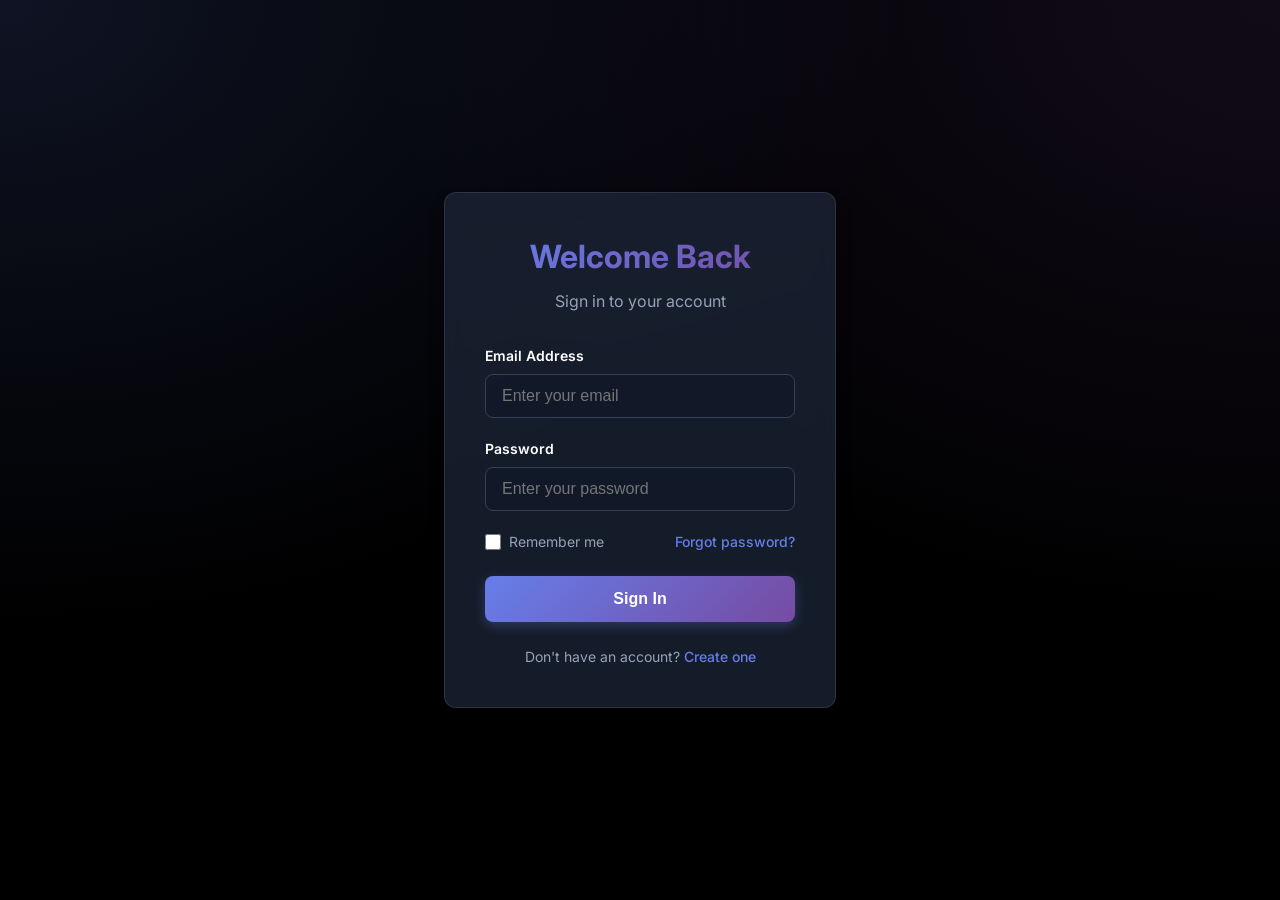
<file: frontend/index.html>
<!DOCTYPE html>
<html lang="en">
<head>
    <meta charset="UTF-8">
    <meta name="viewport" content="width=device-width, initial-scale=1.0">
    <meta name="description" content="Secure login to your account">
    <title>Login - Premium App</title>
    <link rel="preconnect" href="https://fonts.googleapis.com">
    <link rel="preconnect" href="https://fonts.gstatic.com" crossorigin>
    <link href="https://fonts.googleapis.com/css2?family=Inter:wght@400;500;600;700&display=swap" rel="stylesheet">
    <link rel="stylesheet" href="main.css">
</head>
<body>
    <div class="container">
        <main class="card">
            <h1>Welcome Back</h1>
            <p class="subtitle">Sign in to your account</p>

            <form id="loginForm">
                <div class="form-group">
                    <label for="email">Email Address</label>
                    <input type="email" id="email" name="email" placeholder="Enter your email" required autocomplete="email">
                </div>

                <div class="form-group">
                    <label for="password">Password</label>
                    <input type="password" id="password" name="password" placeholder="Enter your password" required autocomplete="current-password">
                </div>

                <div class="form-options">
                    <label class="checkbox-group">
                        <input type="checkbox" name="remember">
                        <span>Remember me</span>
                    </label>
                    <a href="#" class="forgot-password">Forgot password?</a>
                </div>

                <button type="submit" class="btn-primary">Sign In</button>
            </form>

            <div class="footer-link">
                Don't have an account? <a href="signup.html">Create one</a>
            </div>
        </main>
    </div>

    <script type="module" src="app.js"></script>
</body>
</html>
</file>
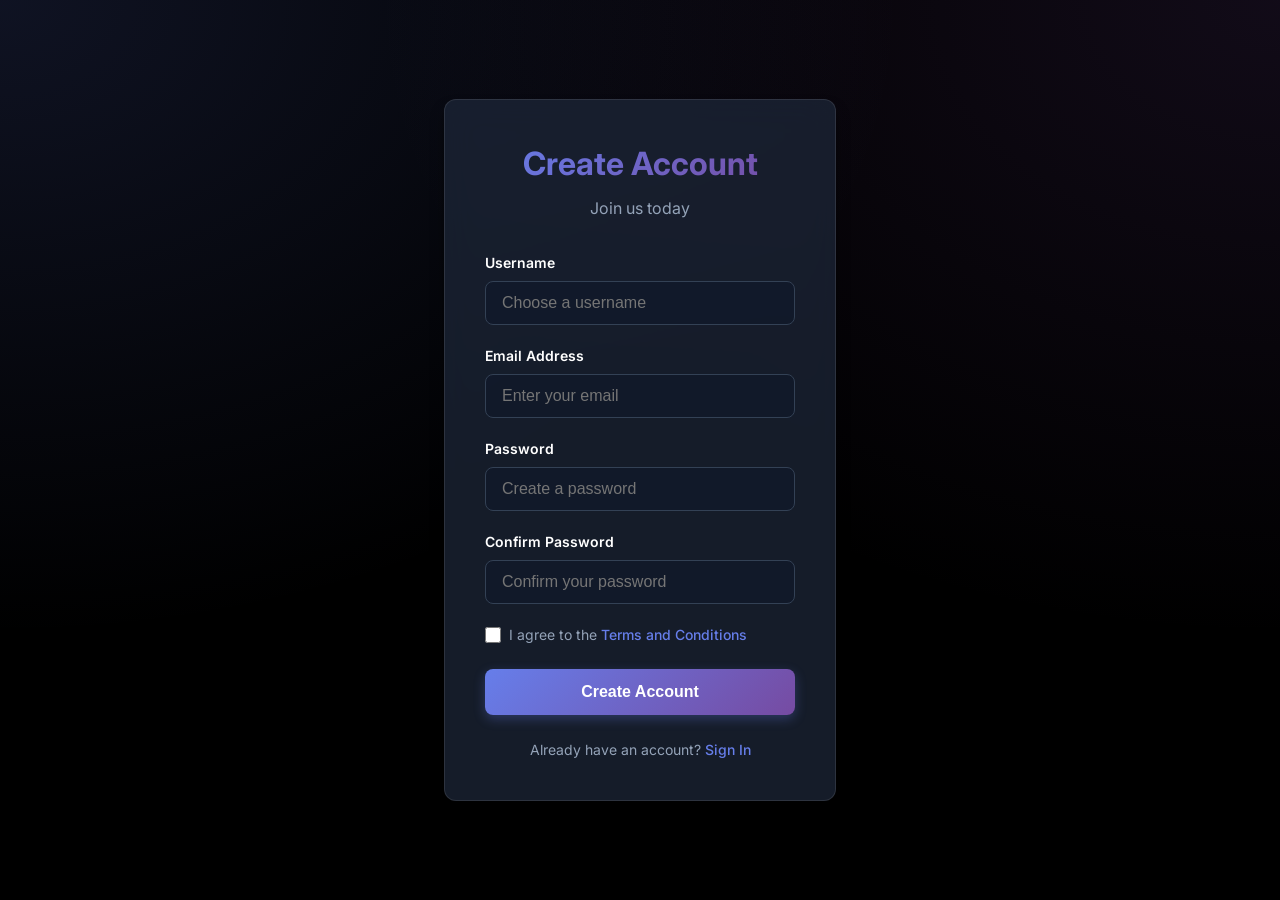
<file: frontend/signup.html>
<!DOCTYPE html>
<html lang="en">

<head>
    <meta charset="UTF-8">
    <meta name="viewport" content="width=device-width, initial-scale=1.0">
    <meta name="description" content="Join our platform today">
    <title>Sign Up - Premium App</title>
    <link rel="preconnect" href="https://fonts.googleapis.com">
    <link rel="preconnect" href="https://fonts.gstatic.com" crossorigin>
    <link href="https://fonts.googleapis.com/css2?family=Inter:wght@400;500;600;700&display=swap" rel="stylesheet">
    <link rel="stylesheet" href="main.css">
</head>

<body>
    <div class="container">
        <main class="card">
            <h1>Create Account</h1>
            <p class="subtitle">Join us today</p>

            <form id="signupForm">
                <div class="form-group">
                    <label for="username">Username</label>
                    <input type="text" id="username" name="username" placeholder="Choose a username" required
                        autocomplete="username">
                </div>

                <div class="form-group">
                    <label for="email">Email Address</label>
                    <input type="email" id="email" name="email" placeholder="Enter your email" required
                        autocomplete="email">
                </div>

                <div class="form-group">
                    <label for="password">Password</label>
                    <input type="password" id="password" name="password" placeholder="Create a password" required
                        autocomplete="new-password">
                </div>

                <div class="form-group">
                    <label for="confirmPassword">Confirm Password</label>
                    <input type="password" id="confirmPassword" name="confirmPassword"
                        placeholder="Confirm your password" required autocomplete="new-password">
                </div>

                <div class="form-options">
                    <label class="checkbox-group">
                        <input type="checkbox" id="terms" name="terms" required>
                        <span>I agree to the <a href="#">Terms and Conditions</a></span>
                    </label>
                </div>

                <button type="submit" class="btn-primary">Create Account</button>
            </form>

            <div class="footer-link">
                Already have an account? <a href="index.html">Sign In</a>
            </div>
        </main>
    </div>

    <script type="module" src="signup.js"></script>
</body>

</html>
</file>
<file: frontend/main.css>
:root {
    --primary-gradient: linear-gradient(135deg, #667eea 0%, #764ba2 100%);
    --bg-color: #000000;
    --text-primary: #ffffff;
    --text-secondary: #94a3b8;
    --white: #1e293b;
    --error: #ef4444;
    --success: #10b981;
    --border: #334155;
    --shadow-sm: 0 1px 2px 0 rgba(0, 0, 0, 0.4);
    --shadow-md: 0 4px 6px -1px rgba(0, 0, 0, 0.5), 0 2px 4px -1px rgba(0, 0, 0, 0.3);
    --shadow-lg: 0 10px 15px -3px rgba(0, 0, 0, 0.6), 0 4px 6px -2px rgba(0, 0, 0, 0.4);
    --radius: 12px;
}

* {
    margin: 0;
    padding: 0;
    box-sizing: border-box;
}

body {
    font-family: 'Inter', -apple-system, BlinkMacSystemFont, "Segoe UI", Roboto, sans-serif;
    background: var(--bg-color);
    background-image:
        radial-gradient(at 0% 0%, rgba(102, 126, 234, 0.15) 0px, transparent 50%),
        radial-gradient(at 100% 0%, rgba(118, 75, 162, 0.15) 0px, transparent 50%);
    min-height: 100vh;
    display: flex;
    justify-content: center;
    align-items: center;
    color: var(--text-primary);
    line-height: 1.5;
}

.container {
    width: 100%;
    max-width: 440px;
    padding: 24px;
}

.card {
    background: rgba(30, 41, 59, 0.7);
    backdrop-filter: blur(16px);
    -webkit-backdrop-filter: blur(16px);
    border: 1px solid rgba(255, 255, 255, 0.1);
    border-radius: var(--radius);
    padding: 40px;
    box-shadow: var(--shadow-lg);
    animation: fadeIn 0.6s cubic-bezier(0.16, 1, 0.3, 1);
}

@keyframes fadeIn {
    from {
        opacity: 0;
        transform: translateY(20px);
    }

    to {
        opacity: 1;
        transform: translateY(0);
    }
}

h1 {
    font-size: 32px;
    font-weight: 700;
    margin-bottom: 8px;
    text-align: center;
    background: var(--primary-gradient);
    -webkit-background-clip: text;
    background-clip: text;
    -webkit-text-fill-color: transparent;
}

.subtitle {
    font-size: 16px;
    color: var(--text-secondary);
    text-align: center;
    margin-bottom: 32px;
}

.form-group {
    margin-bottom: 20px;
}

.form-group label {
    display: block;
    font-size: 14px;
    font-weight: 600;
    color: var(--text-primary);
    margin-bottom: 8px;
}

.form-group input {
    width: 100%;
    padding: 12px 16px;
    border: 1.5px solid var(--border);
    border-radius: 8px;
    font-size: 16px;
    transition: all 0.2s;
    background: rgba(15, 23, 42, 0.5);
    color: var(--text-primary);
}

.form-group input:focus {
    outline: none;
    border-color: #667eea;
    box-shadow: 0 0 0 4px rgba(102, 126, 234, 0.1);
}

.btn-primary {
    width: 100%;
    padding: 14px;
    background: var(--primary-gradient);
    color: white;
    border: none;
    border-radius: 8px;
    font-size: 16px;
    font-weight: 600;
    cursor: pointer;
    transition: all 0.3s cubic-bezier(0.4, 0, 0.2, 1);
    box-shadow: 0 4px 12px rgba(102, 126, 234, 0.3);
}

.btn-primary:hover {
    transform: translateY(-2px);
    box-shadow: 0 8px 20px rgba(102, 126, 234, 0.4);
}

.btn-primary:active {
    transform: translateY(0);
}

.btn-primary:disabled {
    opacity: 0.7;
    cursor: not-allowed;
    transform: none;
}

.form-options {
    display: flex;
    justify-content: space-between;
    align-items: center;
    margin-bottom: 24px;
    font-size: 14px;
}

.checkbox-group {
    display: flex;
    align-items: center;
    gap: 8px;
    cursor: pointer;
    color: var(--text-secondary);
}

.checkbox-group input {
    cursor: pointer;
    width: 16px;
    height: 16px;
}

a {
    color: #667eea;
    text-decoration: none;
    font-weight: 500;
    transition: color 0.2s;
}

a:hover {
    color: #764ba2;
    text-decoration: underline;
}

.footer-link {
    text-align: center;
    margin-top: 24px;
    font-size: 14px;
    color: var(--text-secondary);
}

@media (max-width: 480px) {
    .card {
        padding: 32px 24px;
    }

    h1 {
        font-size: 28px;
    }
}
</file>
